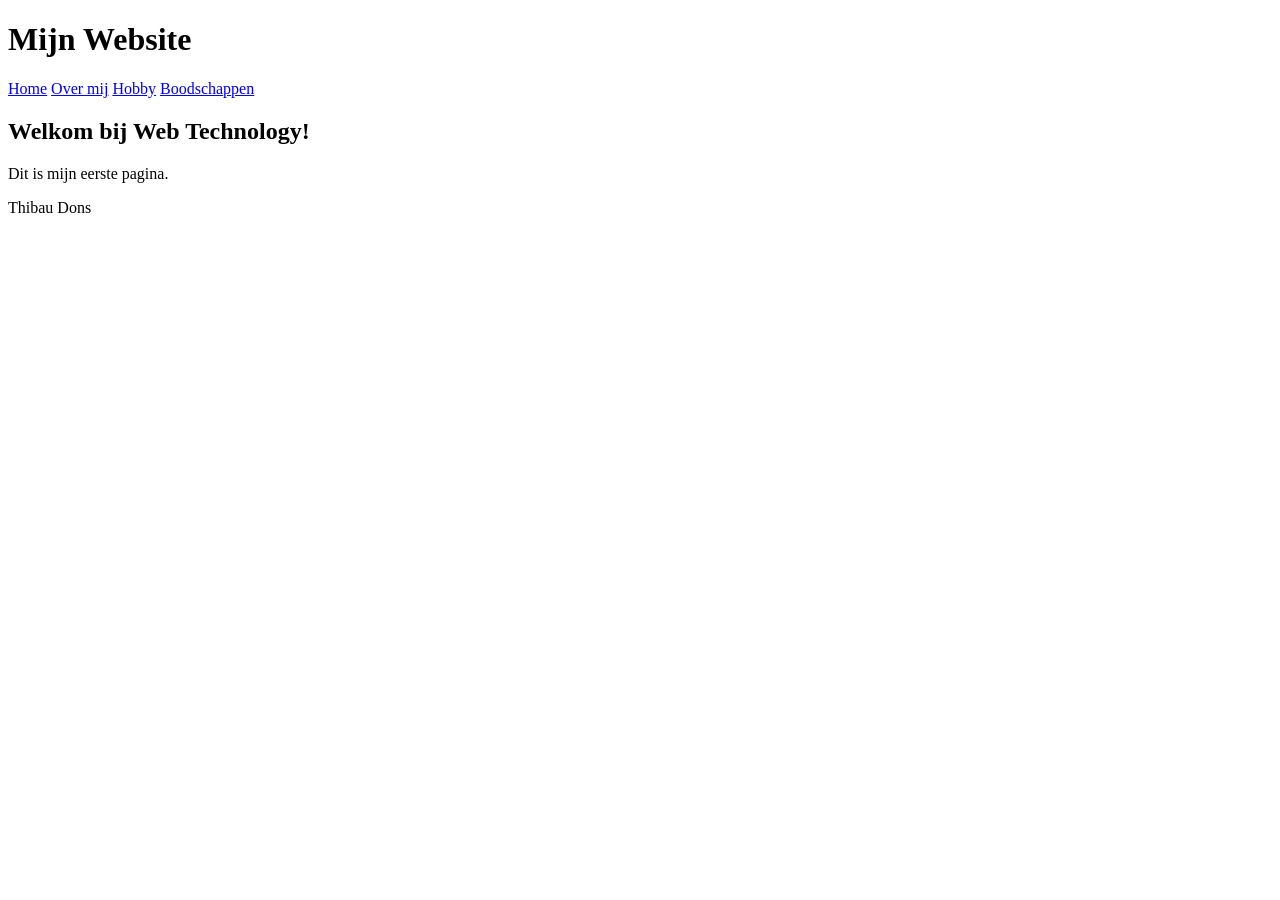
<file: Labo-1/index.html>
<!DOCTYPE html>
<html lang="en">
<head>
    <meta charset="UTF-8">
    <meta name="viewport" content="width=device-width, initial-scale=1.0">
    <title>Mijn Website</title>
</head>
<body>
    <header>
        <h1>Mijn Website</h1>
        <nav>
            <a href="index.html">Home</a>
            <a href="over-mij.html">Over mij</a>
            <a href="hobby.html">Hobby</a>
            <a href="boodschappen.html">Boodschappen</a>
        </nav>
    </header>
    <main>
        <h2>Welkom bij Web Technology!</h2>
        <p>Dit is mijn eerste pagina.</p>
    </main>
    <footer>
        <p>Thibau Dons</p>
    </footer>
</body>
</html>
</file>
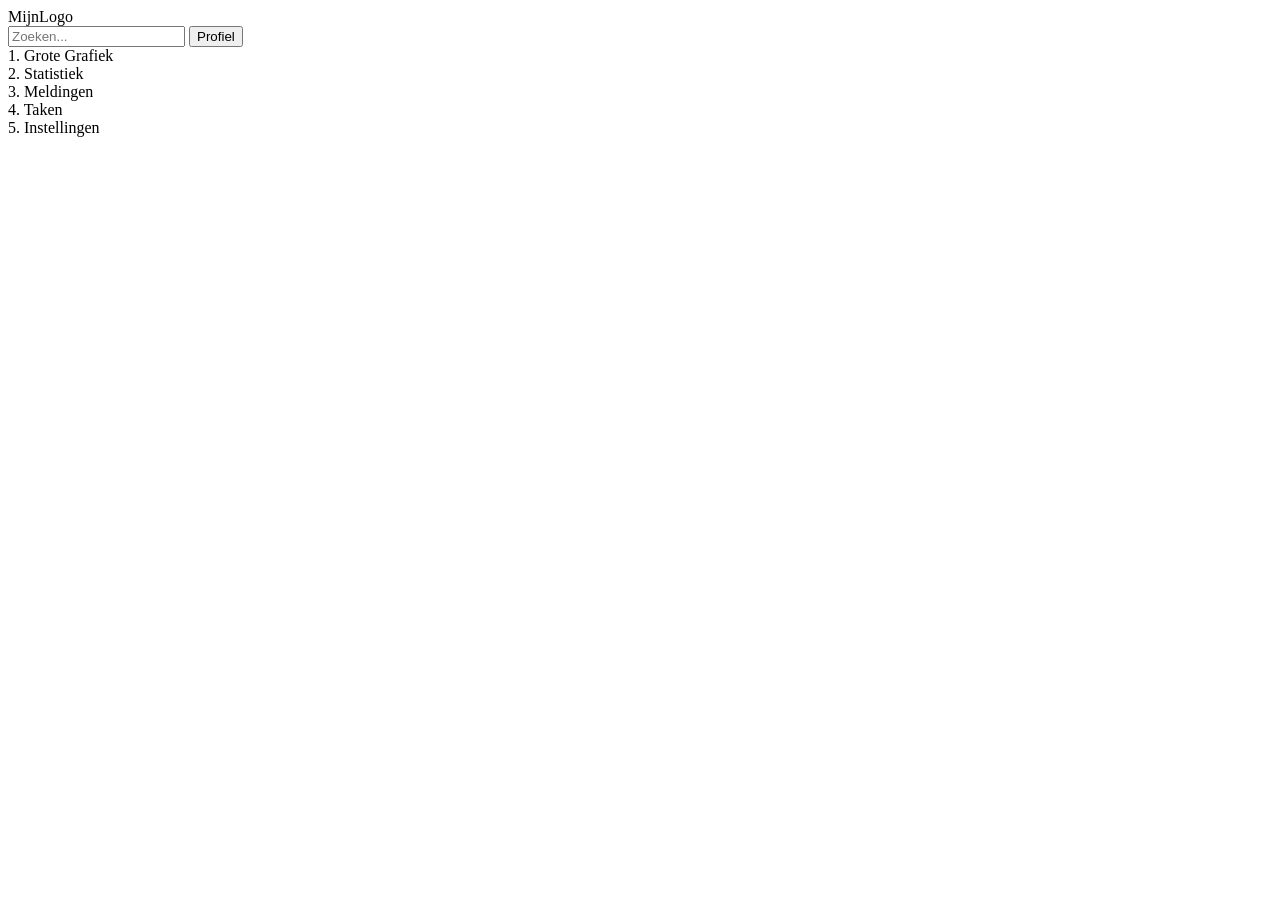
<file: labo-04-starter/Extra_oefeningen/index.html>
<!DOCTYPE html>
<html lang="en">
<head>
    <meta charset="UTF-8">
    <meta name="viewport" content="width=device-width, initial-scale=">
    <title>oefening1</title>
</head>
<body>
    <header class="balk">
        <div class="logo">MijnLogo</div>
        <input type="text" class="zoekbalk" placeholder="Zoeken...">
        <button class="profiel">Profiel</button>
    </header>

    <!-- Deel 1 & 2: Het dashboard raster met 5 items -->
    <main class="dashboard">
        <div class="item uitgelicht">1. Grote Grafiek</div>
        <div class="item">2. Statistiek</div>
        <div class="item">3. Meldingen</div>
        <div class="item">4. Taken</div>
        <div class="item">5. Instellingen</div>
    </main>
    
</body>
</html>
</file>
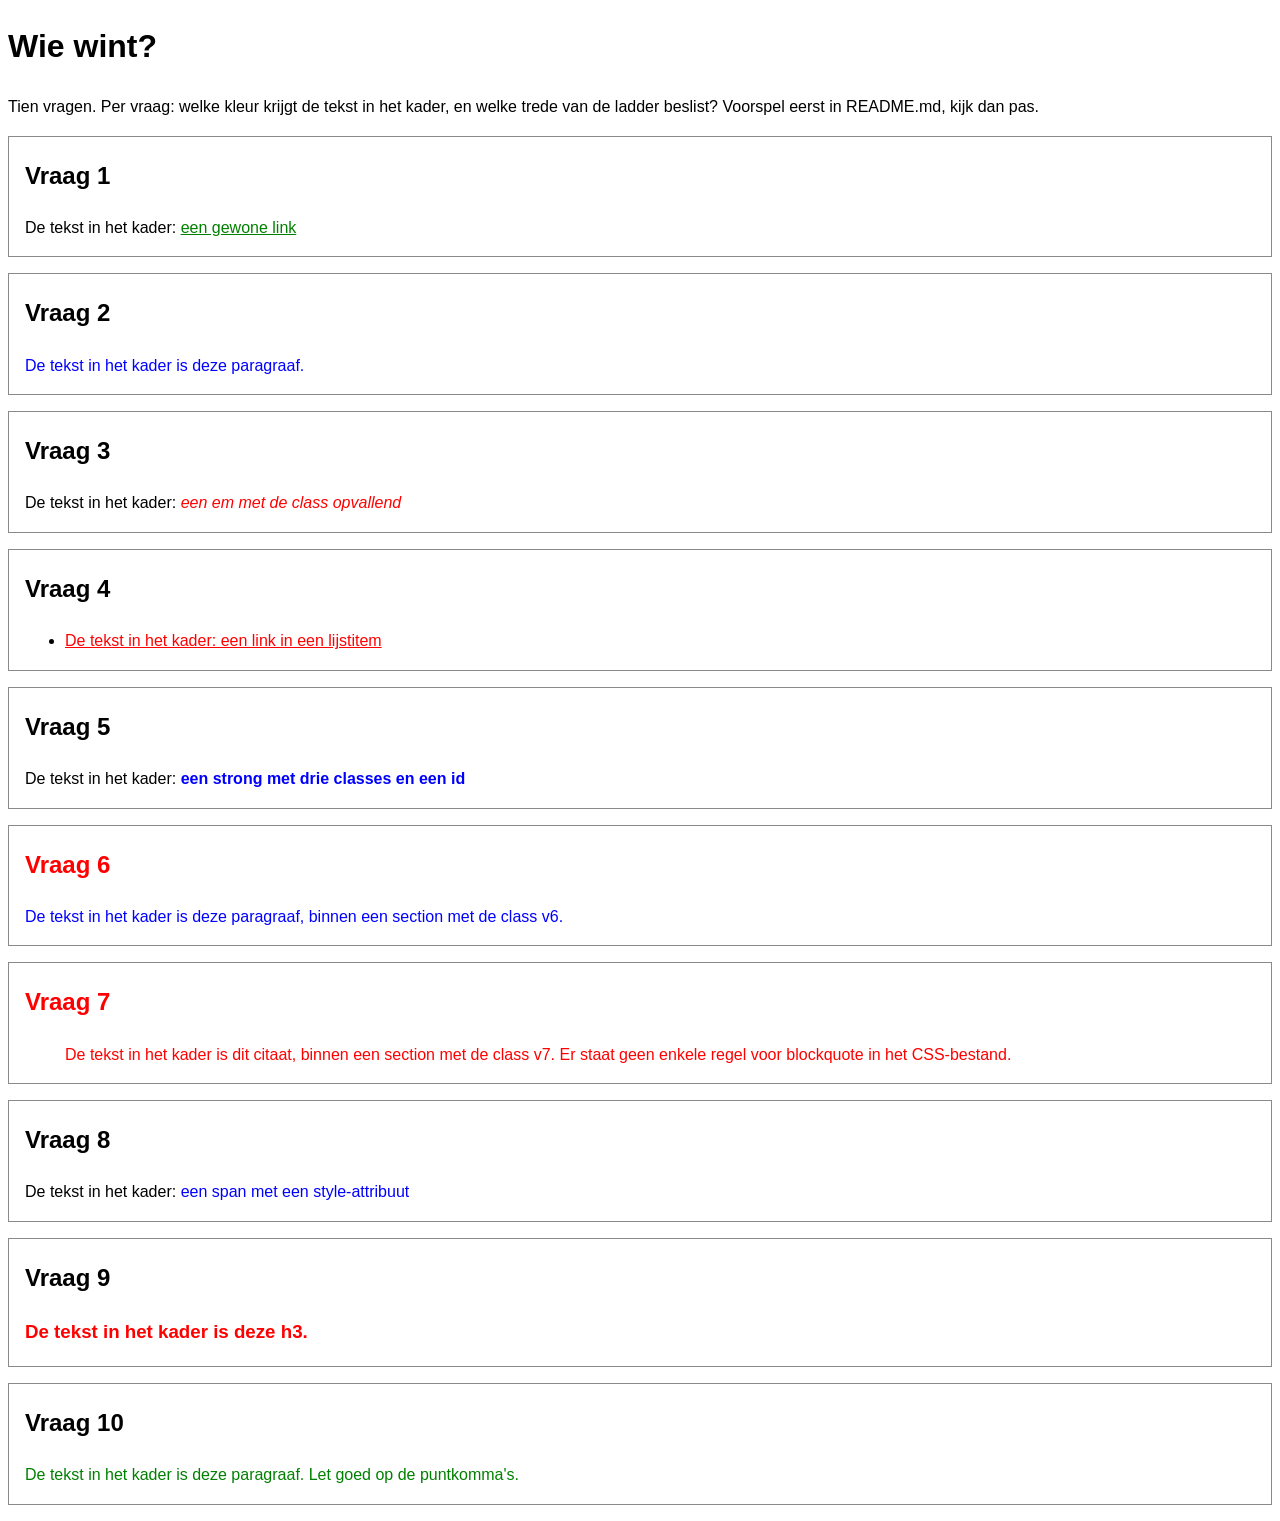
<file: label-02/Startbestanden/cascade/index.html>
<!-- index.html - oefening 3: voorspel, dan kijk. Wijzig dit bestand niet. -->
<!doctype html>
<html lang="nl">
  <head>
    <meta charset="utf-8">
    <meta name="viewport" content="width=device-width, initial-scale=1">
    <title>Wie wint? Tien vragen over de cascade</title>
    <link rel="stylesheet" href="css/stijl.css">
  </head>
  <body>
    <h1>Wie wint?</h1>
    <p>Tien vragen. Per vraag: welke kleur krijgt de tekst in het kader, en welke trede van de ladder beslist? Voorspel eerst in README.md, kijk dan pas.</p>

    <section class="vraag v1">
      <h2>Vraag 1</h2>
      <p>De tekst in het kader: <a href="#">een gewone link</a></p>
    </section>

    <section class="vraag v2">
      <h2>Vraag 2</h2>
      <p class="v2-tekst">De tekst in het kader is deze paragraaf.</p>
    </section>

    <section class="vraag v3">
      <h2>Vraag 3</h2>
      <p>De tekst in het kader: <em class="opvallend">een em met de class opvallend</em></p>
    </section>

    <section class="vraag v4">
      <h2>Vraag 4</h2>
      <ul>
        <li><a href="#">De tekst in het kader: een link in een lijstitem</a></li>
      </ul>
    </section>

    <section class="vraag v5">
      <h2>Vraag 5</h2>
      <p>De tekst in het kader: <strong class="een twee drie" id="v5-tekst">een strong met drie classes en een id</strong></p>
    </section>

    <section class="vraag v6">
      <h2>Vraag 6</h2>
      <p class="v6-tekst">De tekst in het kader is deze paragraaf, binnen een section met de class v6.</p>
    </section>

    <section class="vraag v7">
      <h2>Vraag 7</h2>
      <blockquote>De tekst in het kader is dit citaat, binnen een section met de class v7. Er staat geen enkele regel voor blockquote in het CSS-bestand.</blockquote>
    </section>

    <section class="vraag v8">
      <h2>Vraag 8</h2>
      <p>De tekst in het kader: <span class="v8-tekst" style="color: blue">een span met een style-attribuut</span></p>
    </section>

    <section class="vraag v9">
      <h2>Vraag 9</h2>
      <h3 class="v9-tekst">De tekst in het kader is deze h3.</h3>
    </section>

    <section class="vraag v10">
      <h2>Vraag 10</h2>
      <p class="v10-tekst">De tekst in het kader is deze paragraaf. Let goed op de puntkomma's.</p>
    </section>
  </body>
</html>
</file>
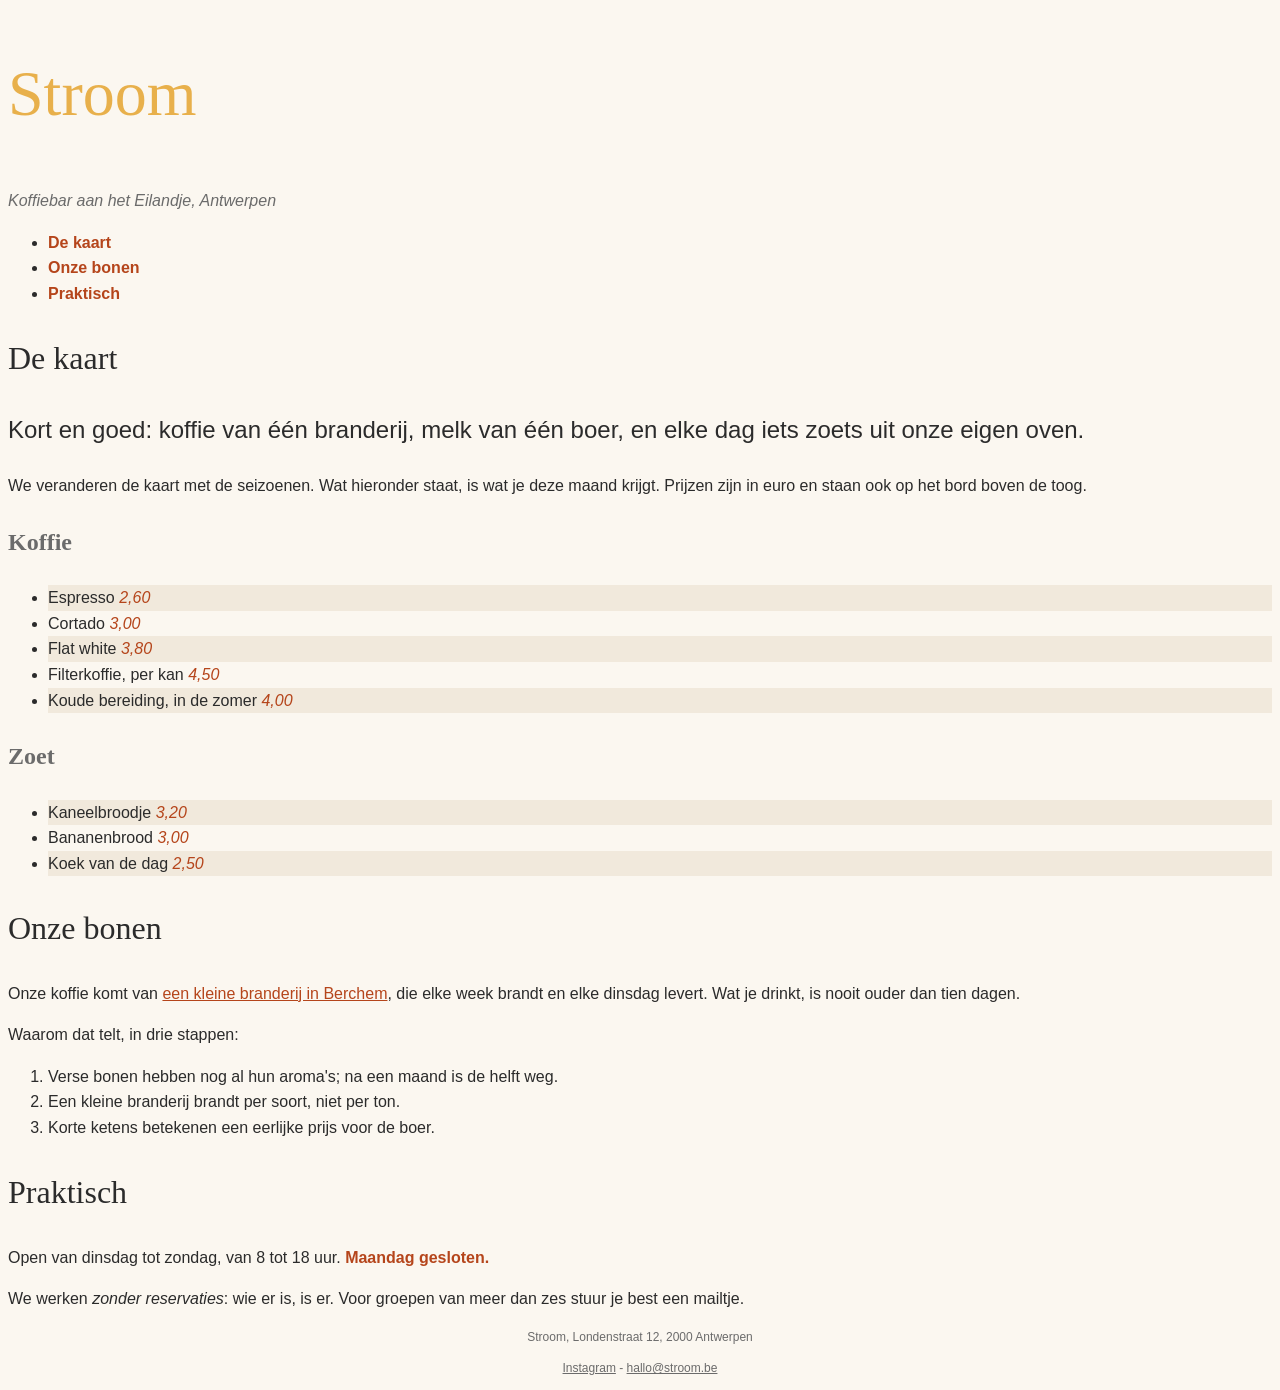
<file: label-02/Startbestanden/nabouw/index.html>
<!-- index.html - nabouw labo 2. Dit bestand mag je NIET wijzigen: geen class erbij, geen element verplaatst, geen style-attribuut. Jij schrijft css/stijl.css. -->
<!--
  Wat het screenshot niet kan tonen (hover en focus):
  - links in de navigatie: accentkleur, vet, geen onderstreping;
    bij hover en focus: inktkleur en onderstreept
  - links in main: accentkleur, onderstreept;
    bij hover en focus: papierkleur op een achtergrond in de accentkleur
  - links in de footer: gedempte kleur; bij hover en focus: accentkleur
-->
<!doctype html>
<html lang="nl">
  <head>
    <meta charset="utf-8">
    <meta name="viewport" content="width=device-width, initial-scale=1">
    <title>Stroom - koffiebar aan het Eilandje</title>
    <link rel="stylesheet" href="css/zen.css">
  </head>
  <body>
    <header>
      <h1>Stroom</h1>
      <p class="slogan">Koffiebar aan het Eilandje, Antwerpen</p>
      <nav>
        <ul>
          <li><a href="#kaart">De kaart</a></li>
          <li><a href="#bonen">Onze bonen</a></li>
          <li><a href="#praktisch">Praktisch</a></li>
        </ul>
      </nav>
    </header>

    <main>
      <article>
        <h2 id="kaart">De kaart</h2>
        <p class="intro">Kort en goed: koffie van één branderij, melk van één boer, en elke dag iets zoets uit onze eigen oven.</p>
        <p>We veranderen de kaart met de seizoenen. Wat hieronder staat, is wat je deze maand krijgt. Prijzen zijn in euro en staan ook op het bord boven de toog.</p>

        <h3>Koffie</h3>
        <ul class="kaart">
          <li>Espresso <span class="prijs">2,60</span></li>
          <li>Cortado <span class="prijs">3,00</span></li>
          <li>Flat white <span class="prijs">3,80</span></li>
          <li>Filterkoffie, per kan <span class="prijs">4,50</span></li>
          <li>Koude bereiding, in de zomer <span class="prijs">4,00</span></li>
        </ul>

        <h3>Zoet</h3>
        <ul class="kaart">
          <li>Kaneelbroodje <span class="prijs">3,20</span></li>
          <li>Bananenbrood <span class="prijs">3,00</span></li>
          <li>Koek van de dag <span class="prijs">2,50</span></li>
        </ul>

        <h2 id="bonen">Onze bonen</h2>
        <p>Onze koffie komt van <a href="https://www.example.be">een kleine branderij in Berchem</a>, die elke week brandt en elke dinsdag levert. Wat je drinkt, is nooit ouder dan tien dagen.</p>
        <p>Waarom dat telt, in drie stappen:</p>
        <ol>
          <li>Verse bonen hebben nog al hun aroma's; na een maand is de helft weg.</li>
          <li>Een kleine branderij brandt per soort, niet per ton.</li>
          <li>Korte ketens betekenen een eerlijke prijs voor de boer.</li>
        </ol>

        <h2 id="praktisch">Praktisch</h2>
        <p>Open van dinsdag tot zondag, van 8 tot 18 uur. <strong>Maandag gesloten.</strong></p>
        <p>We werken <em>zonder reservaties</em>: wie er is, is er. Voor groepen van meer dan zes stuur je best een mailtje.</p>
      </article>
    </main>

    <footer>
      <p>Stroom, Londenstraat 12, 2000 Antwerpen</p>
      <p><a href="https://www.instagram.com">Instagram</a> - <a href="mailto:hallo@stroom.be">hallo@stroom.be</a></p>
    </footer>
  </body>
</html>
</file>
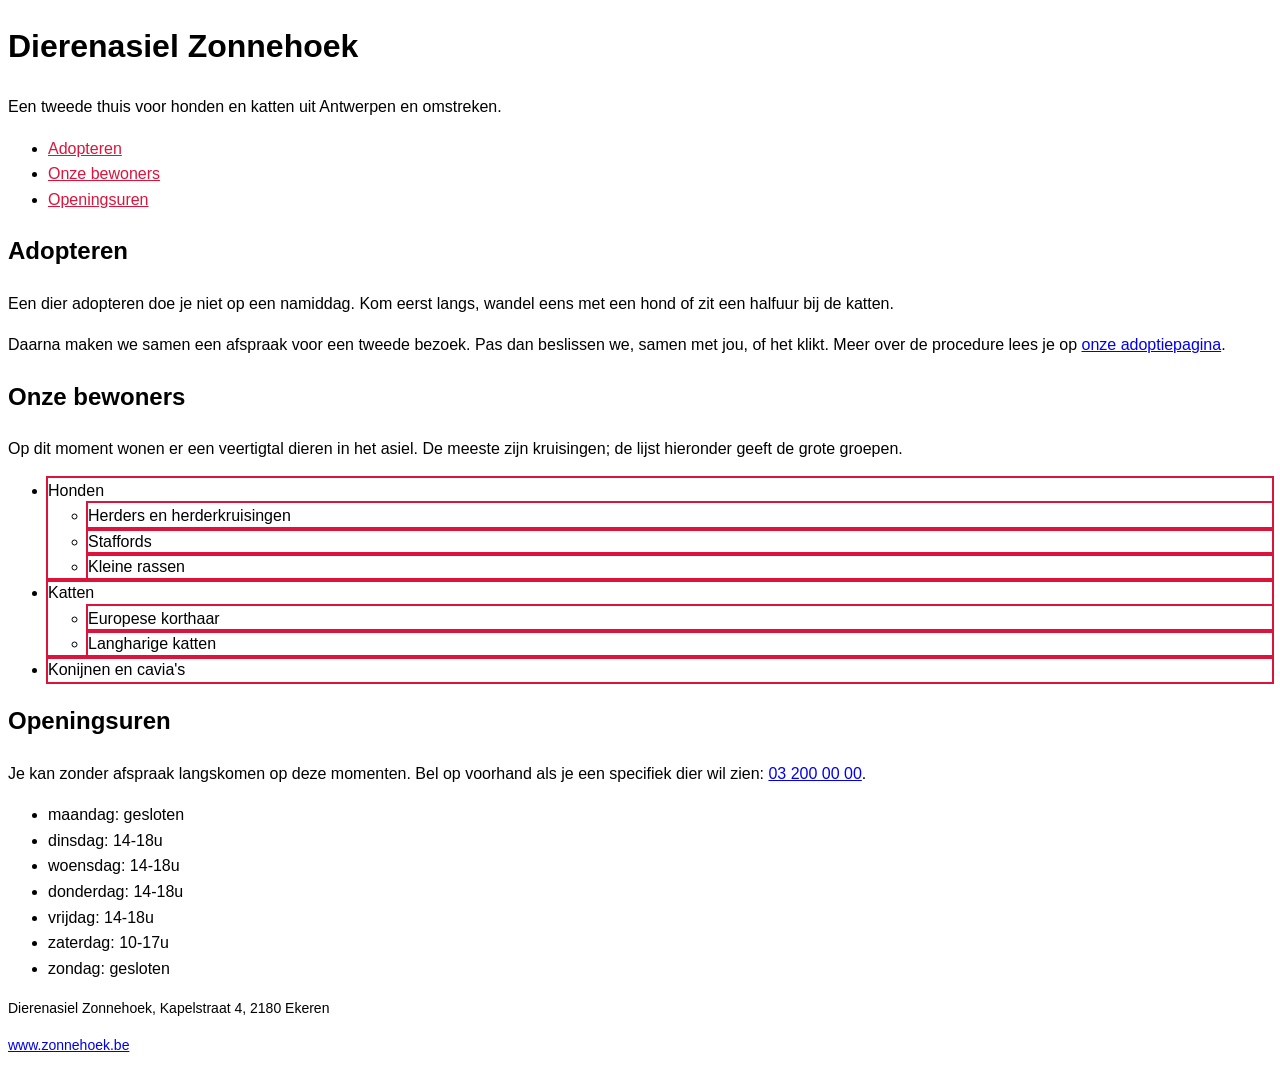
<file: label-02/Startbestanden/selectors/index.html>
<!-- index.html - oefening 2: selectors. Wijzig dit bestand niet; alles wat je nodig hebt, staat erin. -->
<!doctype html>
<html lang="nl">
  <head>
    <meta charset="utf-8">
    <meta name="viewport" content="width=device-width, initial-scale=1">
    <title>Dierenasiel Zonnehoek</title>
    <link rel="stylesheet" href="css/stijl.css">
  </head>
  <body>
    <header>
      <h1>Dierenasiel Zonnehoek</h1>
      <p class="slogan">Een tweede thuis voor honden en katten uit Antwerpen en omstreken.</p>
      <nav>
        <ul>
          <li><a href="#adopteren">Adopteren</a></li>
          <li><a href="#rassen">Onze bewoners</a></li>
          <li><a href="#uren">Openingsuren</a></li>
        </ul>
      </nav>
    </header>

    <main>
      <article>
        <h2 id="adopteren">Adopteren</h2>
        <p class="intro">Een dier adopteren doe je niet op een namiddag. Kom eerst langs, wandel eens met een hond of zit een halfuur bij de katten.</p>
        <p>Daarna maken we samen een afspraak voor een tweede bezoek. Pas dan beslissen we, samen met jou, of het klikt. Meer over de procedure lees je op <a href="https://www.zonnehoek.be/adoptie">onze adoptiepagina</a>.</p>

        <h2 id="rassen">Onze bewoners</h2>
        <p>Op dit moment wonen er een veertigtal dieren in het asiel. De meeste zijn kruisingen; de lijst hieronder geeft de grote groepen.</p>
        <ul class="rassen">
          <li>Honden
            <ul>
              <li>Herders en herderkruisingen</li>
              <li>Staffords</li>
              <li>Kleine rassen</li>
            </ul>
          </li>
          <li>Katten
            <ul>
              <li>Europese korthaar</li>
              <li>Langharige katten</li>
            </ul>
          </li>
          <li>Konijnen en cavia's</li>
        </ul>

        <h2 id="uren">Openingsuren</h2>
        <p>Je kan zonder afspraak langskomen op deze momenten. Bel op voorhand als je een specifiek dier wil zien: <a href="tel:+3232000000">03 200 00 00</a>.</p>
        <ul class="uren">
          <li>maandag: gesloten</li>
          <li>dinsdag: 14-18u</li>
          <li>woensdag: 14-18u</li>
          <li>donderdag: 14-18u</li>
          <li>vrijdag: 14-18u</li>
          <li>zaterdag: 10-17u</li>
          <li>zondag: gesloten</li>
        </ul>
      </article>
    </main>

    <footer>
      <p>Dierenasiel Zonnehoek, Kapelstraat 4, 2180 Ekeren</p>
      <p><a href="https://www.zonnehoek.be">www.zonnehoek.be</a></p>
    </footer>
  </body>
</html>
</file>
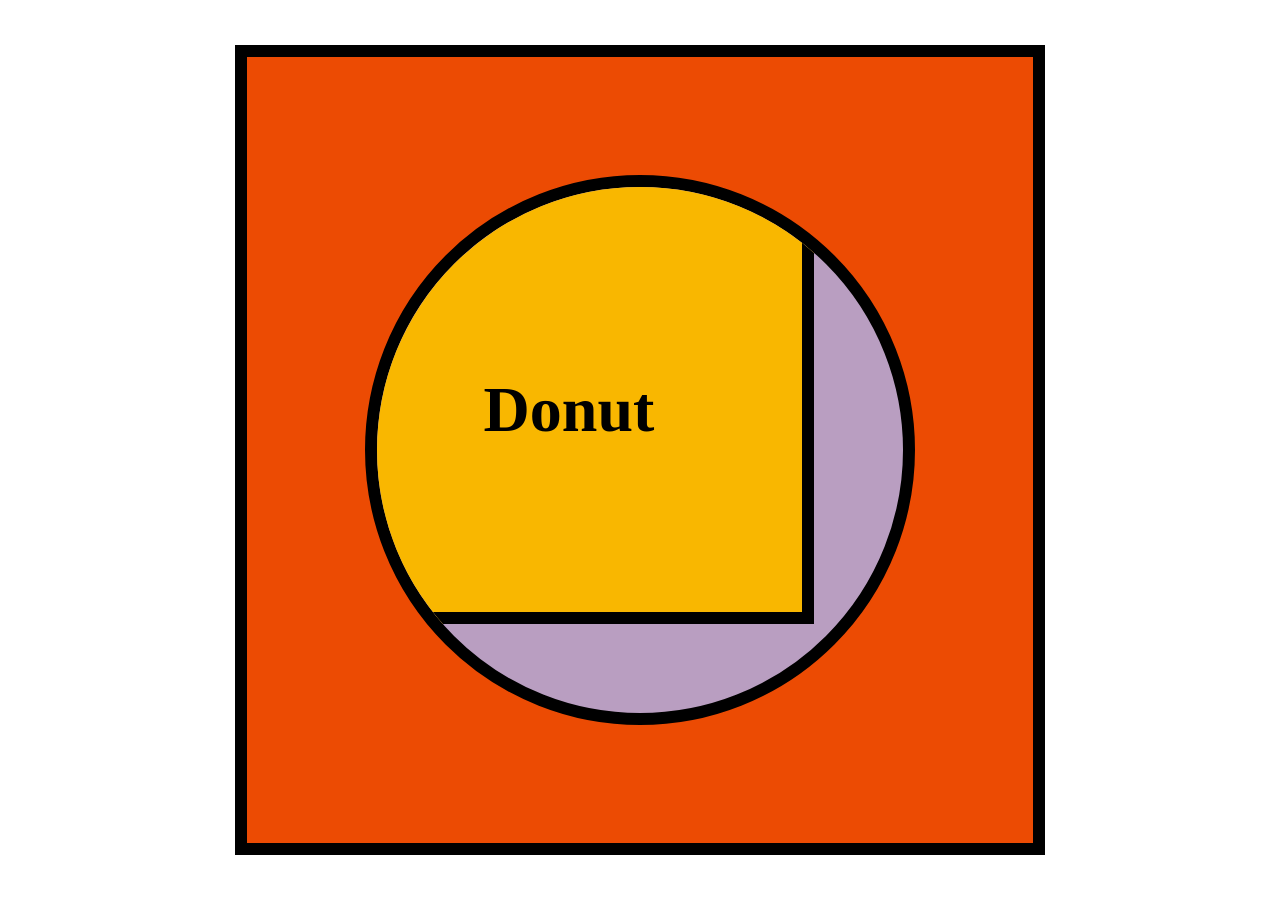
<file: Labo-03/labo-03/donut/index.html>
<!doctype html>
<html lang="en">
<head>
  <meta charset="utf-8">
  <meta name="viewport" content="width=device-width, initial-scale=1">
  <title>Labo 3 - Donut</title>
  <link rel="stylesheet" href="css/reset.css">
  <link rel="stylesheet" href="css/stijl.css">
</head>
<body>
  <!-- Do not change this file. Write your CSS in css/stijl.css. -->
  <main>
    <div>
      <h1>Donut</h1>
    </div>
  </main>
</body>
</html>
</file>
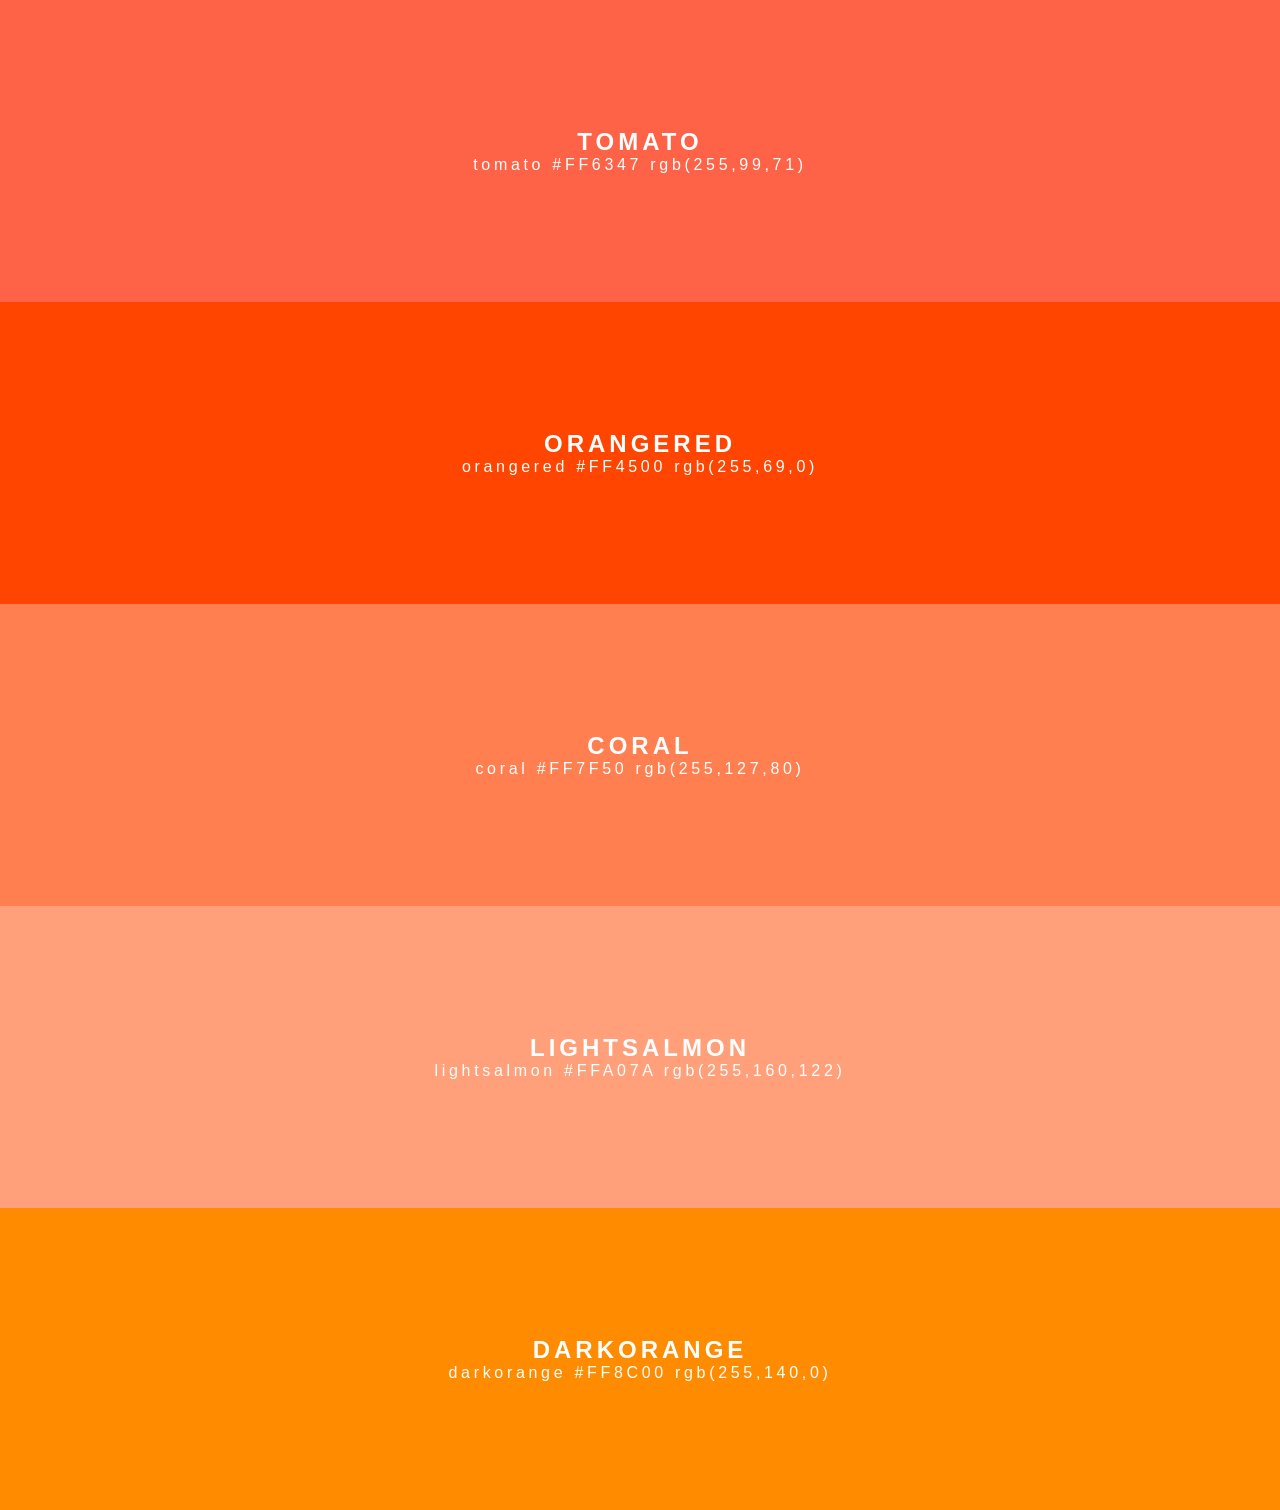
<file: Labo-03/labo-03/kleuren/index.html>
<!doctype html>
<html lang="en">
<head>
  <meta charset="utf-8">
  <meta name="viewport" content="width=device-width, initial-scale=1">
  <title>Labo 3 - Kleurenstalen</title>
  <link rel="stylesheet" href="css/reset.css">
  <link rel="stylesheet" href="css/stijl.css">
</head>
<body>
  <!-- Do not change this file. Write your CSS in css/stijl.css. -->
  <ul>
    <li class="tomato">
      <h2>TOMATO</h2>
      <p class="codes"><span>tomato</span> <span>#FF6347</span> <span>rgb(255,99,71)</span></p>
    </li>
    <li class="orangered">
      <h2>ORANGERED</h2>
      <p class="codes"><span>orangered</span> <span>#FF4500</span> <span>rgb(255,69,0)</span></p>
    </li>
    <li class="coral">
      <h2>CORAL</h2>
      <p class="codes"><span>coral</span> <span>#FF7F50</span> <span>rgb(255,127,80)</span></p>
    </li>
    <li class="lightsalmon">
      <h2>LIGHTSALMON</h2>
      <p class="codes"><span>lightsalmon</span> <span>#FFA07A</span> <span>rgb(255,160,122)</span></p>
    </li>
    <li class="darkorange">
      <h2>DARKORANGE</h2>
      <p class="codes"><span>darkorange</span> <span>#FF8C00</span> <span>rgb(255,140,0)</span></p>
    </li>
  </ul>
</body>
</html>
</file>
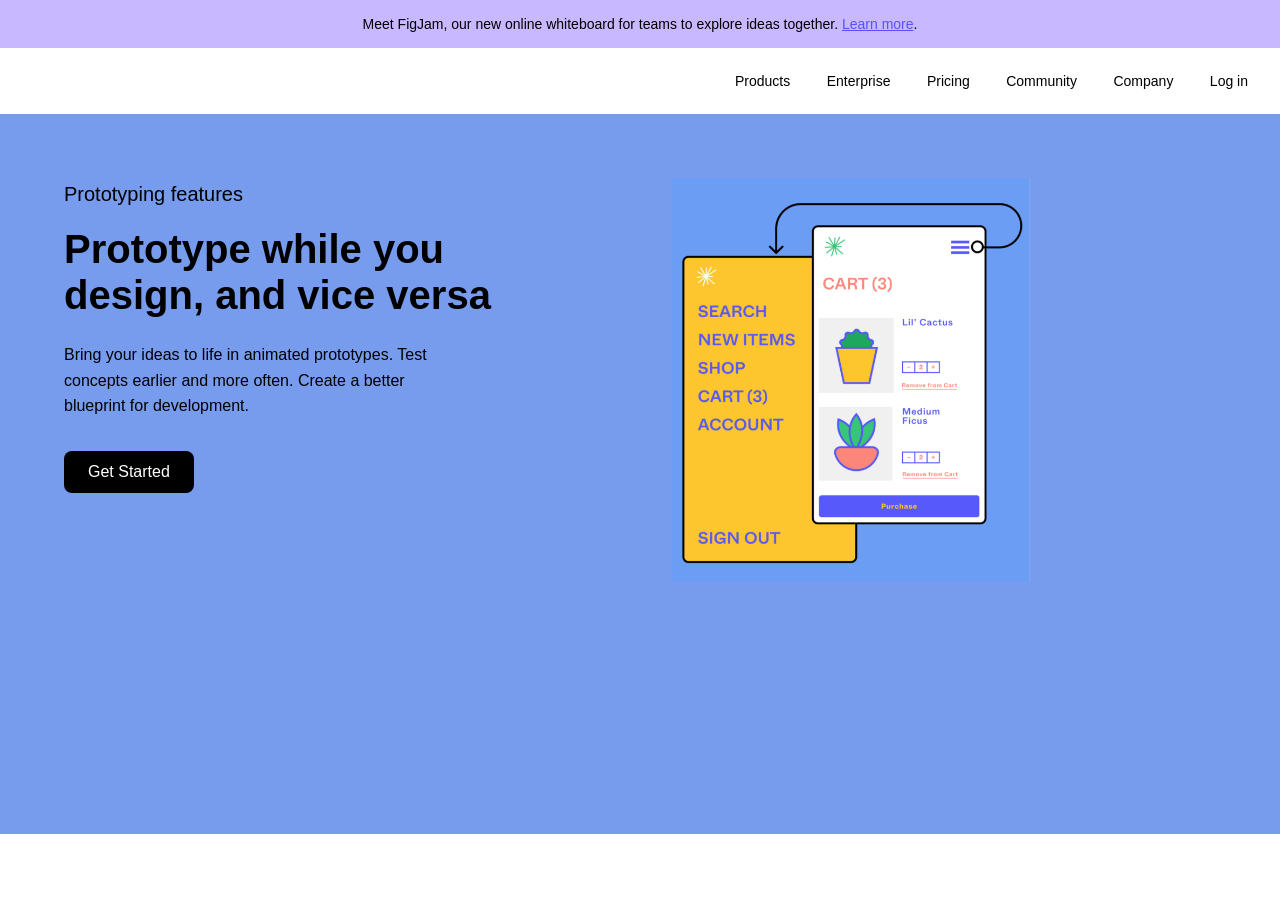
<file: Labo-03/labo-03/landing/index.html>
<!doctype html>
<html lang="en">
<head>
  <meta charset="utf-8">
  <meta name="viewport" content="width=device-width, initial-scale=1">
  <title>Labo 3 - Landingspagina</title>
  <link rel="stylesheet" href="css/reset.css">
  <link rel="stylesheet" href="css/stijl.css">
</head>
<body>
  <!-- Do not change this file. Write your CSS in css/stijl.css.
       Not visible in the screenshot: on :hover and :focus the links in the
       banner and in the navigation get an underline, and the button turns
       dark grey (#333333) instead of black. -->
  <div class="banner">
    <p>Meet FigJam, our new online whiteboard for teams to explore ideas together. <a href="#">Learn more</a>.</p>
  </div>
  <header>
    <nav>
      <ul>
        <li><a href="#">Products</a></li>
        <li><a href="#">Enterprise</a></li>
        <li><a href="#">Pricing</a></li>
        <li><a href="#">Community</a></li>
        <li><a href="#">Company</a></li>
        <li><a href="#">Log in</a></li>
      </ul>
    </nav>
  </header>
  <main>
    <article>
      <p class="bovenkop">Prototyping features</p>
      <h1>Prototype while you design, and vice versa</h1>
      <p>Bring your ideas to life in animated prototypes. Test concepts earlier and more often. Create a better blueprint for development.</p>
      <a href="#" class="knop">Get Started</a>
    </article><!-- no whitespace between these two tags: see syllabus 3.7 --><div class="afbeelding">
      <img src="afbeeldingen/prototype.png" alt="Prototype of a plant shop: a yellow menu panel next to a white cart screen">
    </div>
  </main>
</body>
</html>
</file>
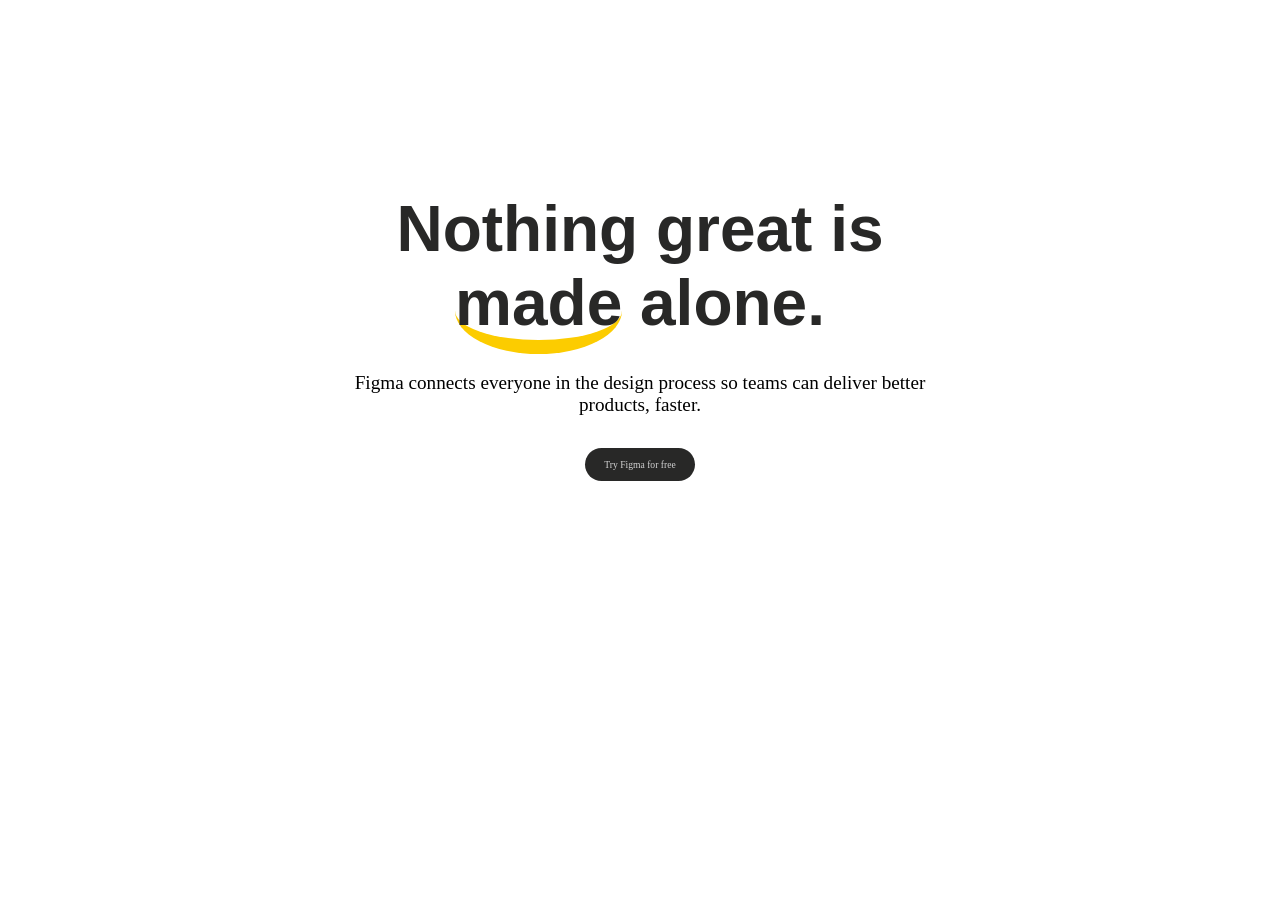
<file: Labo-03/labo-03/slogan/index.html>
<!doctype html>
<html lang="en">
<head>
  <meta charset="utf-8">
  <meta name="viewport" content="width=device-width, initial-scale=1">
  <title>Labo 3 - Slogan</title>
  <link rel="stylesheet" href="css/reset.css">
  <link rel="stylesheet" href="css/stijl.css">
</head>
<body>
  <!-- Do not change this file. Write your CSS in css/stijl.css.
       Not visible in the screenshot: on :hover and :focus the button turns
       dark grey (#333333) instead of black. -->
  <h2>Nothing great is <span>made</span> alone.</h2>
  <p>Figma connects everyone in the design process so teams can deliver better products, faster.</p>
  <a href="https://www.figma.com">Try Figma for free</a>
</body>
</html>
</file>
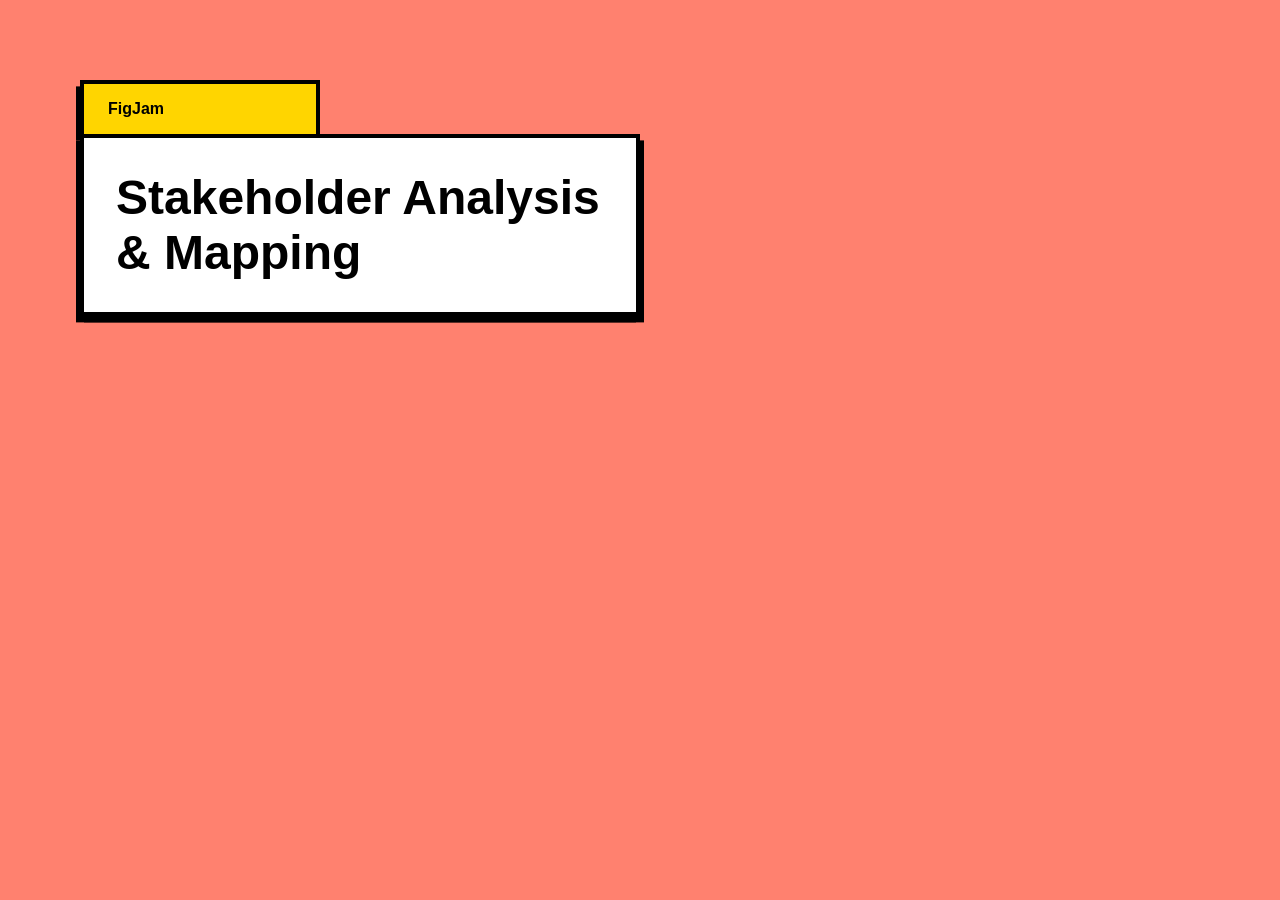
<file: Labo-03/labo-03/tabblad/index.html>
<!doctype html>
<html lang="en">
<head>
  <meta charset="utf-8">
  <meta name="viewport" content="width=device-width, initial-scale=1">
  <title>Labo 3 - Tabblad</title>
  <link rel="stylesheet" href="css/reset.css">
  <link rel="stylesheet" href="css/stijl.css">
</head>
<body>
  <!-- Do not change this file. Write your CSS in css/stijl.css. -->
  <h1>FigJam</h1>
  <h2>Stakeholder Analysis &amp; Mapping</h2>
</body>
</html>
</file>
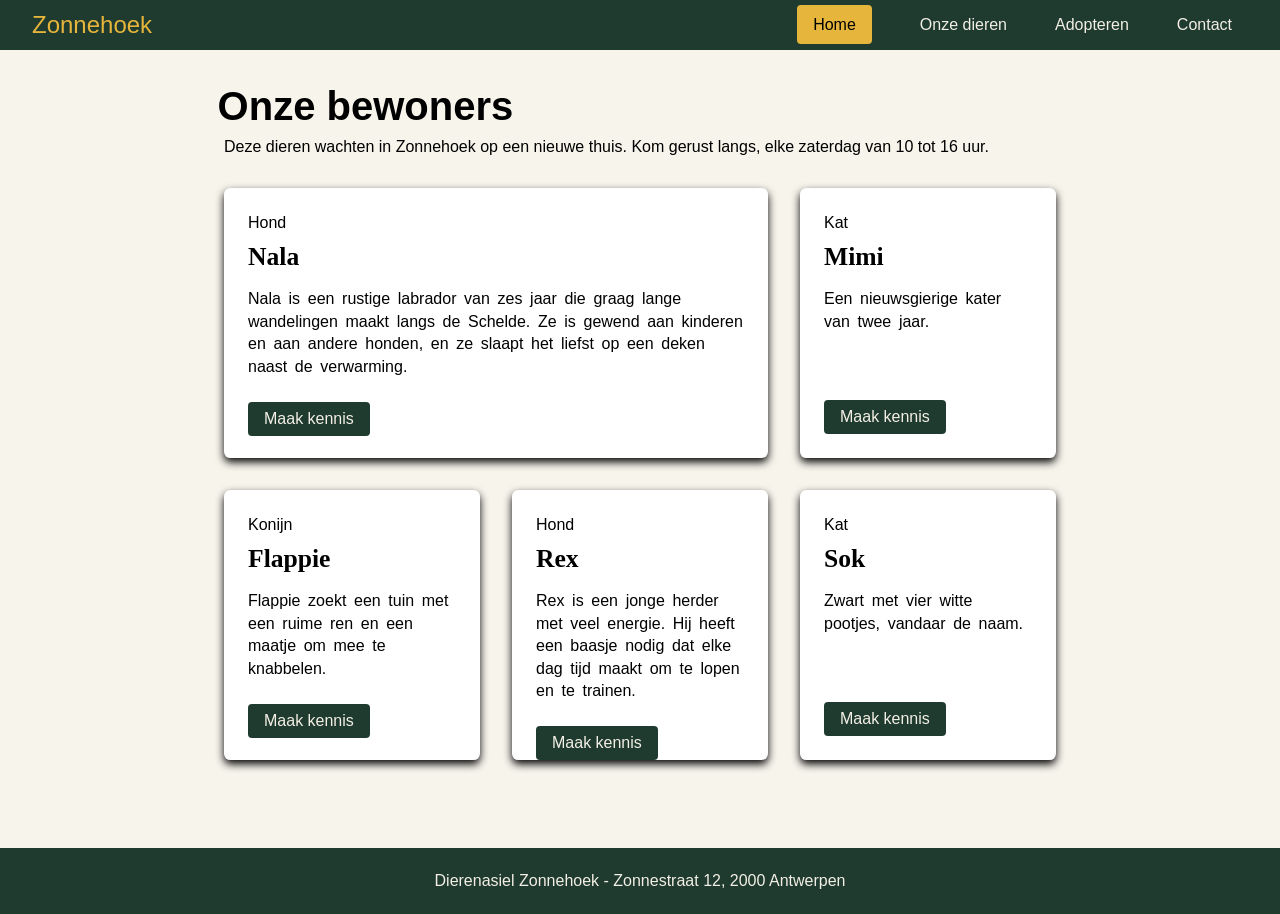
<file: labo-04-starter/labo-04/dierenasiel/index.html>
<!doctype html>
<html lang="nl">
<head>
  <meta charset="utf-8">
  <meta name="viewport" content="width=device-width, initial-scale=1">
  <title>Labo 4 - Dierenasiel Zonnehoek</title>
  <link rel="stylesheet" href="css/reset.css">
  <link rel="stylesheet" href="css/stijl.css">
</head>
<body>
  <!-- Do not change this file. Write your CSS in css/stijl.css.
       Not visible in the screenshot: on :hover and :focus the links in the
       navigation get an underline, and a button turns dark (#2b2b2b). -->
  <header>
    <a class="logo" href="index.html">Zonnehoek</a>
    <nav>
      <ul>
        <li><a href="index.html">Home</a></li>
        <li><a href="dieren.html" class="actief">Onze dieren</a></li>
        <li><a href="adopteren.html">Adopteren</a></li>
        <li><a href="contact.html">Contact</a></li>
      </ul>
    </nav>
  </header>
  <main>
    <h1>Onze bewoners</h1>
    <p class="intro">Deze dieren wachten in Zonnehoek op een nieuwe thuis. Kom gerust langs, elke zaterdag van 10 tot 16 uur.</p>
    <ul class="kaarten">
      <li class="kaart uitgelicht">
        <p class="soort">Hond</p>
        <h2>Nala</h2>
        <p class="beschrijving">Nala is een rustige labrador van zes jaar die graag lange wandelingen maakt langs de Schelde. Ze is gewend aan kinderen en aan andere honden, en ze slaapt het liefst op een deken naast de verwarming.</p>
        <a class="knop" href="#">Maak kennis</a>
      </li>
      <li class="kaart">
        <p class="soort">Kat</p>
        <h2>Mimi</h2>
        <p class="beschrijving">Een nieuwsgierige kater van twee jaar.</p>
        <a class="knop" href="#">Maak kennis</a>
      </li>
      <li class="kaart">
        <p class="soort">Konijn</p>
        <h2>Flappie</h2>
        <p class="beschrijving">Flappie zoekt een tuin met een ruime ren en een maatje om mee te knabbelen.</p>
        <a class="knop" href="#">Maak kennis</a>
      </li>
      <li class="kaart">
        <p class="soort">Hond</p>
        <h2>Rex</h2>
        <p class="beschrijving">Rex is een jonge herder met veel energie. Hij heeft een baasje nodig dat elke dag tijd maakt om te lopen en te trainen.</p>
        <a class="knop" href="#">Maak kennis</a>
      </li>
      <li class="kaart">
        <p class="soort">Kat</p>
        <h2>Sok</h2>
        <p class="beschrijving">Zwart met vier witte pootjes, vandaar de naam.</p>
        <a class="knop" href="#">Maak kennis</a>
      </li>
    </ul>
  </main>
  <footer>
    <p>Dierenasiel Zonnehoek - Zonnestraat 12, 2000 Antwerpen</p>
  </footer>
</body>
</html>
</file>
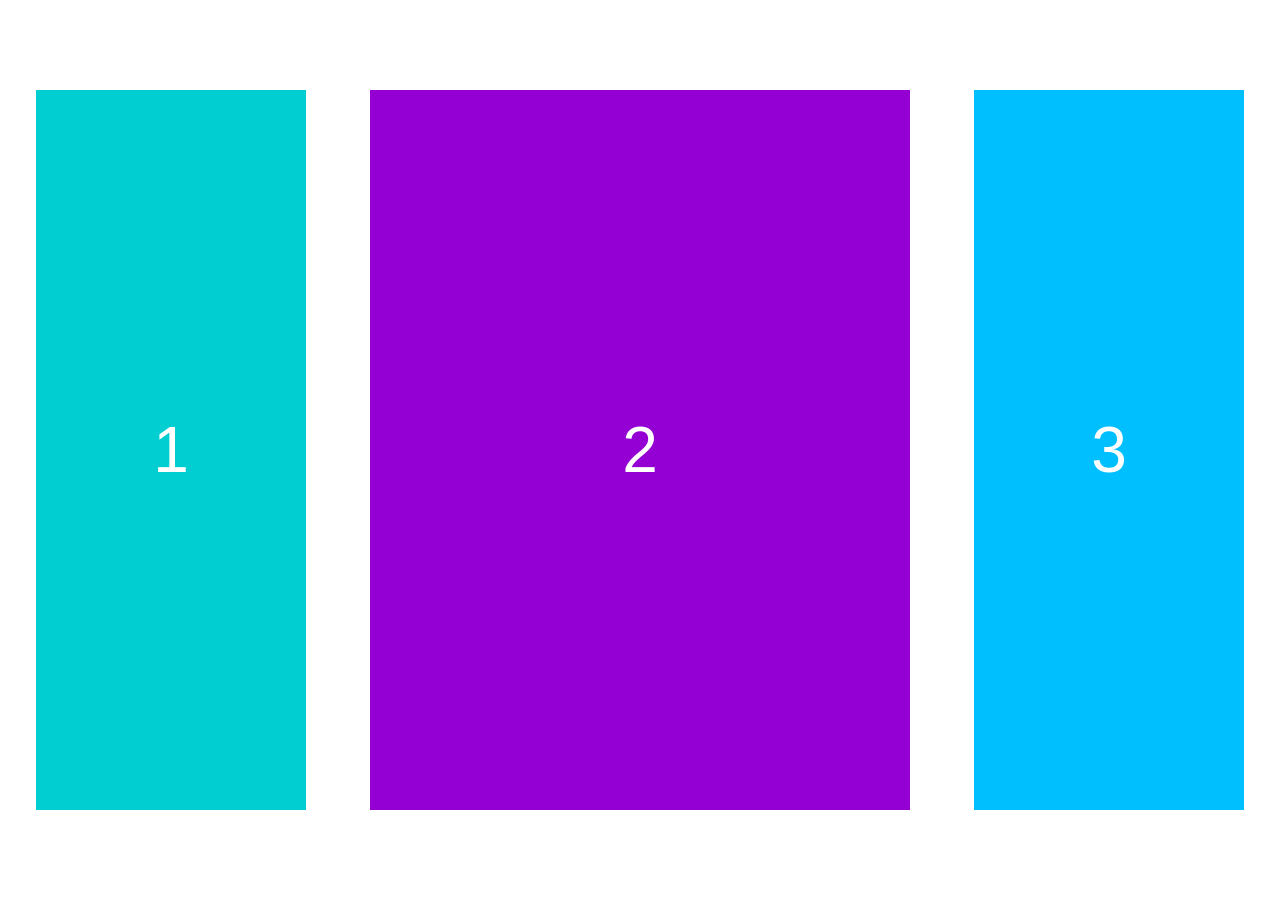
<file: labo-04-starter/labo-04/kolommen/index.html>
<!doctype html>
<html lang="nl">
<head>
  <meta charset="utf-8">
  <meta name="viewport" content="width=device-width, initial-scale=1">
  <title>Labo 4 - Drie kolommen</title>
  <link rel="stylesheet" href="css/reset.css">
  <link rel="stylesheet" href="css/stijl.css">
</head>
<body>
  <!-- Do not change this file. Write your CSS in css/stijl.css. -->
  <main>
    <div>1</div>
    <div>2</div>
    <div>3</div>
  </main>
</body>
</html>
</file>
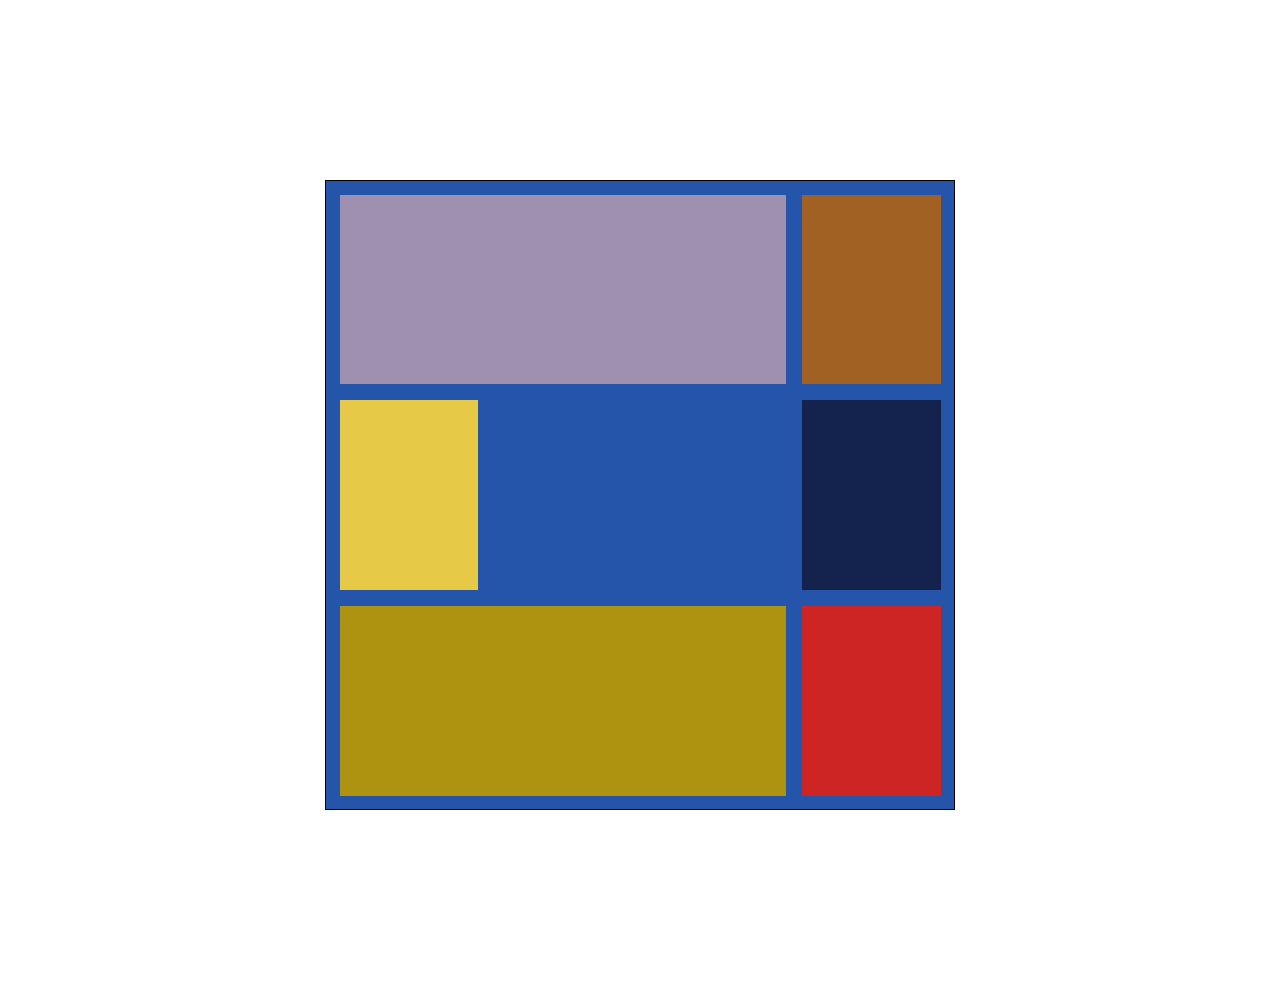
<file: labo-04-starter/labo-04/mondriaan/index.html>
<!doctype html>
<html lang="nl">
<head>
  <meta charset="utf-8">
  <meta name="viewport" content="width=device-width, initial-scale=1">
  <title>Labo 4 - Mondriaan</title>
  <link rel="stylesheet" href="css/reset.css">
  <link rel="stylesheet" href="css/stijl.css">
</head>
<body>
  <!-- Do not change this file. Write your CSS in css/stijl.css. -->
  <main class="schilderij">
    <div class="lila"></div>
    <div class="bruin"></div>
    <div class="geel"></div>
    <div class="marine"></div>
    <div class="olijf"></div>
    <div class="rood"></div>
  </main>
</body>
</html>
</file>
<file: label-02/Startbestanden/cascade/css/stijl.css>
/* stijl.css - oefening 3: voorspel, dan kijk. Wijzig dit bestand niet. */

/* Opmaak van de pagina zelf; doet niet mee in de vragen. */
body {
  font-family: Verdana, sans-serif;
  line-height: 1.6;
}

.vraag {
  border: 1px solid #8a8a89;
  padding: 0 1rem;
  margin-bottom: 1rem;
}

/* ---- vraag 1 ---- */
a {
  color: green;
}

/* ---- vraag 2 ---- */
.v2-tekst {
  color: red;
}

.v2-tekst {
  color: blue;
}

/* ---- vraag 3 ---- */
.opvallend {
  color: red;
}

em {
  color: blue;
}

/* ---- vraag 4 ---- */
.v4 > a {
  color: green;
}

.v4 a {
  color: red;
}

/* ---- vraag 5 ---- */
.een.twee.drie {
  color: red;
}

#v5-tekst {
  color: blue;
}

/* ---- vraag 6 ---- */
.v6 {
  color: red;
}

.v6-tekst {
  color: blue;
}

/* ---- vraag 7 ---- */
.v7 {
  color: red;
}

/* ---- vraag 8 ---- */
.v8-tekst {
  color: red;
}

/* ---- vraag 9 ---- */
h3 {
  color: red !important;
}

.v9-tekst {
  color: blue;
}

/* ---- vraag 10 ---- */
.v10-tekst {
  color: green;
  font-size: 1.5rem
  color: blue;
}
</file>
<file: label-02/Startbestanden/nabouw/css/zen.css>
/* zen.css - dezelfde HTML, een ander blad. Alleen om naar te kijken; niets hiervan is opgave. */

:root {
  --color-paper: #14110f;
  --color-ink: #f3ede4;
  --color-muted: #a89f93;
  --color-accent: #e8b04b;
  --color-zebra: #221d19;
  --font-body: Verdana, sans-serif;
  --font-heading: Georgia, serif;
}

body {
  background-color: #fbf7f0;
  color: #2b2b2b;
  font-family: var(--font-body);
  font-size: 1rem;
  line-height: 1.6;
  text-align: left;
}

h1, h2, h3 {
  font-family: var(--font-heading);
}

h1 {
  font-size: 4rem;
  font-weight: normal;
  color: #e8b04b ;
  
}

h2 {
  font-size: 2rem;
  font-weight: normal;
}

h3 {
  font-size: 1.5rem;
  color: #6b6b6b;
}

.slogan {
  color: #6b6b6b;
  font-style: italic;
}

nav a {
  font-weight: bold;
  color: #b5451b;
  text-decoration: none;
  font-size: 1rem;
}

nav a:hover,
nav a:focus {
  color:#b5451b;
}



.intro {
  font-size: 1.5rem;
}


.kaart li:nth-child(odd) {
  background-color: #f1e9dc;
}

.prijs {
  color: #b5451b;
  font-style: italic;
}

main a {
  color: #b5451b;
}

main a:hover,
main a:focus {
  color:  #b5451b ;
  background-color:  #b5451b;
}

strong {
  color:  #b5451b;
}

footer {
  color:#6b6b6b;
  font-size: 0.75rem;
  text-align: center;
}

footer a {
  color:#6b6b6b;
}
</file>
<file: label-02/Startbestanden/selectors/css/stijl.css>
/* stijl.css - oefening 2: selectors schrijven en lezen */

/* Schrijf onder elke opdracht de regel met de selector die precies die
   elementen raakt. Gebruik de declaratie die erbij staat, zodat je in de
   browser meteen ziet wat je raakte. Voeg niets toe aan index.html. */

body {
  font-family: Verdana, sans-serif;
  line-height: 1.6;
}

/* 1. alle links in de navigatie -> color: crimson; */
nav a {
  color: crimson;
}

/* 2. alleen de paragrafen in de footer -> font-size: 0.875rem; */
    footer p {
      font-size: 0.875rem;
    }

/* 3. alleen de lijstitems van het BUITENSTE niveau in de lijst met de class
      rassen (dus niet de items van de binnenlijsten) -> outline: 2px solid crimson;
      (outline tekent een kader rond precies het element dat je raakte; de
      property zelf komt in hoofdstuk 3) */
 .rassen li {
  outline: 2px solid crimson;
}


/* 4. de paragraaf die onmiddellijk na elke h2 komt -> font-style: italic; */
h2 p {
  font-style: italic;
}

/* 5. elk oneven item in de lijst met openingsuren -> background-color: #f1e9dc; */
.uren ul odd {
  background-color: #f1e9dc;
}

/* 6. het laatste item in de lijst met openingsuren -> color: crimson; */
.uren ul :last-child {
      background-color:  crimson;
}

/* 7. de slogan en de intro tegelijk, in één regel -> color: darkslateblue; */
.slogan .intro {
      color: darkslateblue;
}

/* 8. elke link in main wanneer de muis erover gaat OF wanneer ze focus heeft
      -> background-color: yellow; */
      main a:hover,
       main a:focus{
            background-color: yellow;           
      }


/* ---- Lezen: welke elementen raken deze vijf selectors? Schrijf het antwoord
   in één zin per selector in README.md. Verander hier niets. ---- */

/* a. header nav ul li a */
/* b. article > p */
/* c. .uren li:nth-child(3) */
/* d. h2 ~ p */   
/* e. .rassen li:first-child */
</file>
<file: Labo-03/labo-03/donut/css/stijl.css>
/* stijl.css - labo 3, donut (reset.css is linked before this file) */

/* === tokens === */
:root {
--color-frame: #ec4b03;
  --color-ring: #b99ec1;
  --color-dot: #f9b700;
  --color-ink: #000000;
  --font-heading: Georgia, "Times New Roman", serif;
  --line: 0.75rem solid var(--color-ink);

}

/* === your rules === */

main {
    width: 90vh;
    height: 90vh;
    margin: 5vh auto;
    background-color: var(--color-frame);
    border: var(--line);
}

main > div {
    width: 70%;
    height: 70%;
    margin: 15%;
    background-color: var(--color-ring);
    border: var(--line);
    border-radius: 50%;
    overflow: hidden;


}

h1 {
    width: 90%;
    height: 90%;
    margin-left: -7%;
    margin-top: -7%;
    padding: 40% 20% 20% 25%;
    font-size: 4rem;
    border: var(--line);
    color: var(--color-ink);
    background-color: var(--color-dot);
    
}
</file>
<file: Labo-03/labo-03/kleuren/css/stijl.css>
/* stijl.css - labo 3, kleuren (reset.css is linked before this file) */

/* === tokens === */
:root {
   
    font-family: Arial, Helvetica, sans-serif;
    letter-spacing: 0.25rem;
    color: white;
    
}

/* === your rules === */
h2 {
    text-align: center;
}

li{
    list-style-type: none;
    padding: 10vmax;
    padding-bottom: 10vmax;
}

p {
    max-width: 100%;
    text-align: center;
    letter-spacing: .23rem;
}

ul{
    margin-block-end: 0;
    margin-block-start: 0;
    padding-inline-start: 0;
}



.tomato  {
   background-color: tomato ;
}

.orangered {
    background-color: orangered;
}

.coral {
    background-color: coral;
}

.lightsalmon {
    background-color: lightsalmon;
}

.darkorange{
    background-color: darkorange;
}
</file>
<file: Labo-03/labo-03/landing/css/stijl.css>
/* deze met behulp van de modeloplossing */
:root {
  --color-banner: #c8b8ff;
  --color-banner-link: #5551ff;
  --color-hero: #779cee;
  --color-ink: #000000;
  --color-paper: #ffffff;
  --color-hover: #333333;
  --font-body: Arial, Helvetica, sans-serif;
  --space: 2rem;
}

body {
  font-family: var(--font-body);
  color: var(--color-ink);
}

.banner {
  background-color: var(--color-banner);
  text-align: center;
  font-size: 0.875rem;
  padding: 1rem;
}

.banner a {
  color: var(--color-banner-link);
}


header {
  text-align: right;
  padding: 1.5rem var(--space);
}

nav ul {
  list-style: none;
  padding-left: 0;
  margin: 0;
}

nav li {
  display: inline-block;     
  margin-left: var(--space);
}

nav a {
  color: var(--color-ink);
  text-decoration: none;
  font-size: 0.875rem;
}

.banner a:hover,
.banner a:focus,
nav a:hover,
nav a:focus {
  text-decoration: underline;
}


main {
  background-color: var(--color-hero);
  min-height: 80vh;      
  padding: var(--space) 4rem;
}

article,
.afbeelding {
  display: inline-block;
  vertical-align: top;       
  width: 50%;
}

article {
  padding: var(--space) 4rem var(--space) 0;
}

.afbeelding {
  padding: var(--space);
}

img {
  width: 70%;                
}

.bovenkop {
  font-size: 1.25rem;
  margin-bottom: 1rem;
}

h1 {
  font-size: 2.5rem;
  line-height: 1.15;
  margin-bottom: 1.5rem;
}

article p {
  line-height: 1.6;
  max-width: 24rem;
  margin-bottom: var(--space);
}

.knop {
  display: inline-block;
  background-color: var(--color-ink);
  color: var(--color-paper);
  text-decoration: none;
  padding: 0.75rem 1.5rem;
  border-radius: 0.5rem;
}

.knop:hover,
.knop:focus {
  background-color: var(--color-hover);
}
</file>
<file: Labo-03/labo-03/slogan/css/stijl.css>
/* stijl.css - labo 3, slogan (reset.css is linked before this file) */

/* === tokens === */
:root {
    
    
}

/* === your rules === */

h2 {
    margin-top: 12rem;
    font-size: 4rem;
    color: #282827;
    font-family: Arial, Helvetica, sans-serif;
}

body {
    margin: 12rem auto 0 auto;
    text-align: center;
    max-width: 40rem;
}   
span {  
    border-bottom: .9rem solid #fccc00;
    padding-bottom: .05rem;
    border-radius: 0 0 50% 50%;
}

p {
    margin: 2rem;
    font-size: 1.2em;
}

a {
    display: inline-block;
    background-color: #282827;
    color: lightgray;
    padding: .7rem 1.2rem 0.7rem 1.2rem;
    border-radius: 2rem;
    text-decoration: none;
    font-size: 0.6em;
    
}
</file>
<file: Labo-03/labo-03/tabblad/css/stijl.css>
/* stijl.css - labo 3, tabblad (reset.css is linked before this file) */

/* === tokens === */
:root {
    background-color: #ff816f;

}

/* === your rules === */

h1, h2 {
    border: 0.25rem solid;
}

h1 {
    width: 15rem;
    padding: 1rem;
    background-color:#ffd500 ;
    font-size: 1rem;
    border-bottom: 0rem;
    box-shadow: -.25rem 0.40rem 0 black;
    padding-left: 1.5rem ;
}

h2 {
    width: 35rem;
    padding: 2rem;
    background-color: white;
    font-size: 3rem;
    box-shadow: -.25rem 0.40rem 0 black, 0.25rem 0.40rem 0 black;
}

body {
   padding: 5rem;
   font-family: Arial, Helvetica, sans-serif;
}
</file>
<file: labo-04-starter/labo-04/dierenasiel/css/stijl.css>
/* stijl.css - labo 4, navigatie (reset.css is linked before this file) */

/* === tokens === */
:root {
    --color-balk: #1f3a2e;
    --color-tekst: #f3efe6;
    --color-accent: #e6b53c;
}

/* === your rules === */


body {
    font-family: Arial, Helvetica, sans-serif;
    background-color: #f7f4ec;
    min-height: 100vh;
}  

main {
    display: grid;
    margin-top: 2rem;
}

header {
    display: flex;
    background-color: var(--color-balk);
    justify-content: space-between;
}

header > a {
    display: grid;
    place-items: center;
    text-decoration: none;
    color: var(--color-accent);
    margin-left: 2rem;
    font-size: 1.5rem;
    font-weight: 200;
}

ul {
    display: flex;
    margin-right: 3rem;
    gap: 3rem;
    justify-content: center;
    align-items: center;
    list-style: none;
    
}

 nav ul>li:first-child>a{
    padding: 0.7rem 1rem;
    border-radius: .25rem;
    background-color: #e6b53c;
    color: black
}

li > a {
    text-decoration: none;
    color: var(--color-tekst);
}


.kaarten {
    display: grid;
    grid-template-columns: repeat(3,1fr);
    grid-template-rows: repeat(2,1fr);
    gap: 2rem;
    max-width: 60rem;
    padding: 2rem;
     margin: 0 auto;
    justify-items: center;
}

.kaart.uitgelicht {
    grid-column: 1 / span 2;
}

h2 {
    font-family: Georgia, 'Times New Roman', Times, serif;
    font-size: 1.6rem;
    margin-bottom: 1rem}

   .kaarten li {
    display: flex;
    flex-direction: column;
    align-items: flex-start; 
    border-radius: 0.4rem;
    padding: 1.5rem;
    background-color: white;
    box-shadow: 0 0.25rem 0.5rem black;
    height: 30vh;
    }

.kaarten li p {
    word-spacing: 0.2rem;
    line-height: 1.4rem;
}


.kaarten li .beschrijving {
    flex: 1; 
    
    margin-bottom: 1.5rem; 
}

.knop {
    background-color: #1f3a2e;
    color: var(--color-tekst);
    text-decoration: none;
    padding: 0.5rem 1rem;
    border-radius: 0.25rem;
}

.soort {
    margin-bottom: .5rem;
}

footer{
    background-color: var(--color-balk);
    color: #f3efe6;
    padding: 1.5rem;
    margin: 0 auto;
    text-align: center;
}

main {
  max-width: 60rem;
  margin: 0 auto;
  margin-bottom: 1.5rem;
  padding: 2rem;
}

h1 { 
  font-family: var(--font-heading);
  font-size: 2.5rem;
  line-height: 1.2;
  margin-bottom: 0.5rem;
  margin-left: 1.6rem;
}

.intro {
  color: var(--color-muted);
  margin-bottom: var(--space);
  margin-left: 2rem;
}
</file>
<file: labo-04-starter/labo-04/kolommen/css/stijl.css>
/* stijl.css - labo 4, kolommen (reset.css is linked before this file) */

/* === tokens === */
:root {
    --color-darkturquoise: darkturquoise;
    --color-darkviolet: darkviolet;
    --color-deepskyblue: deepskyblue;
    --color-cijferkleur: white;

}

/* === your rules === */
main {
    display: flex;
    padding: 10vh 4vh;
    gap: 4rem;
    min-height: 100vh;
}

main > div {
    flex: 1;
    place-items: center;
    display: grid;
    
}

div {
    color: white;
    font-family: Arial, Helvetica, sans-serif;
    font-size: 4rem;
    font-weight: 400;
}

div:nth-child(1) {
    background-color: var(--color-darkturquoise);
}

div:nth-child(2) {
    background-color: var(--color-darkviolet);
    flex: 2;
}

div:nth-child(3) {
    background-color: var(--color-deepskyblue);
}
</file>
<file: labo-04-starter/labo-04/mondriaan/css/stijl.css>
/* stijl.css - labo 4, mondriaan (reset.css is linked before this file) */

/* === tokens === */
:root {

}



/* === your rules === */
.schilderij {
    background-color: #2554ab ;
    display: grid;
    grid-template-columns: repeat(4, 1fr)  ;
    grid-template-rows: repeat(3, 1fr) ;
    width: 70vh;
    height: 70vh;
    gap: 1rem;
    border: .1rem solid black;
    margin: 20vh auto;
    padding: 1.5vh;
}

.lila {
    grid-column: 1 / 4;
    background-color: #a090af;
}

.bruin {
    background-color: #a16122;
}

.geel {
    background-color: #e7c948;
}

.marine {
    grid-column: 4 / span 1;
    background-color:#13234e ;
}

.olijf {
    grid-column: 1 / 4;
    background-color: #ae9310  ;

}

.rood {
    background-color:  #cd2424 ;
}
</file>
